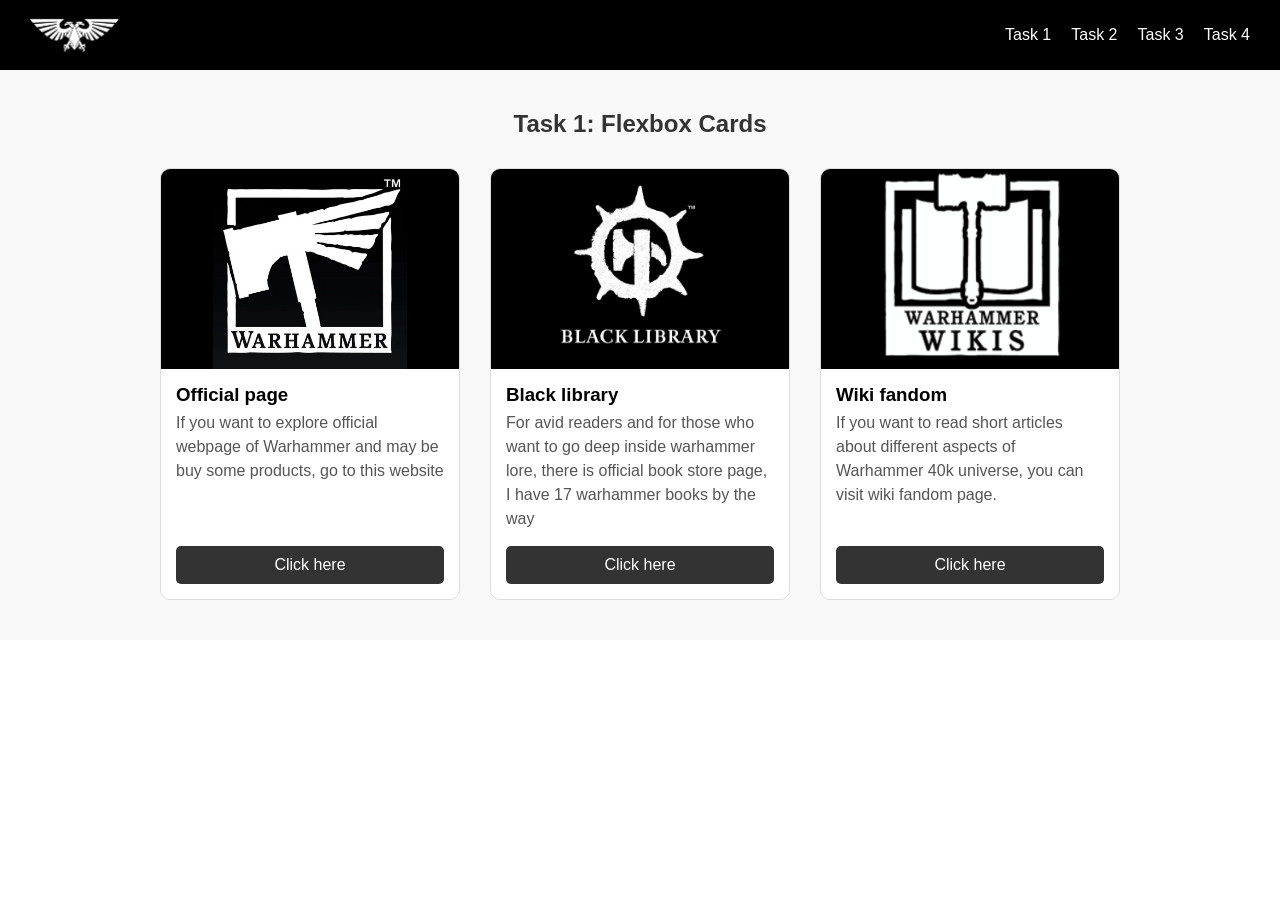
<file: index.html>
<!DOCTYPE html>
<html lang="en">
<head>
    <meta charset="UTF-8">
    <meta name="viewport" content="width=device-width, initial-scale=1.0">
    <title>Assignment 2: Flexbox & Grid</title>
    <link rel="stylesheet" href="style.css">
</head>
<body>

    <header class="navbar">
        <div class="logo">
            <img src="Aquila.jpg" alt="Aquila logo">
        </div>
        <nav>
            <ul class="nav-links">
                <li><a href="index.html">Task 1</a></li>
                <li><a href="task2.html">Task 2</a></li>
                <li><a href="task3.html">Task 3</a></li>
                <li><a href="task4.html">Task 4</a></li>
            </ul>
        </nav>
    </header>

   
    <section class="task1-section">
        <h2 class="section-title">Task 1: Flexbox Cards</h2>
        
        <div class="card-container">
            
            <div class="card">
                <img src="Warhammer.png" alt="Image 1">
                <h3>Official page</h3>
                <p>If you want to explore official webpage of Warhammer and may be buy some products, go to this website</p>
                <button>
                    <a href="https://www.warhammer.com/en-GB/home"> Click here</a>
                </button>
            </div>

            <div class="card">
                <img src="Black_library.png" alt="Image 2">
                <h3>Black library</h3>
                <p>For avid readers and for those who want to go deep inside warhammer lore, there is official book store page, I have 17 warhammer books by the way </p>
                <button>
                     <a href="https://www.warhammer.com/en-CA/black-library-lp"> Click here</a>
                </button>
            </div>

            <div class="card">
                <img src="Wiki.png" alt="Image 3">
                <h3>Wiki fandom</h3>
                <p>If you want to read short articles about different aspects of Warhammer 40k universe, you can visit wiki fandom page.</p>
                <button>
                    <a href="https://warhammer40k.fandom.com/wiki/Warhammer_40k_Wiki"> Click here</a>
                </button>
            </div>

        </div>
    </section>

</body>
</html>
</file>
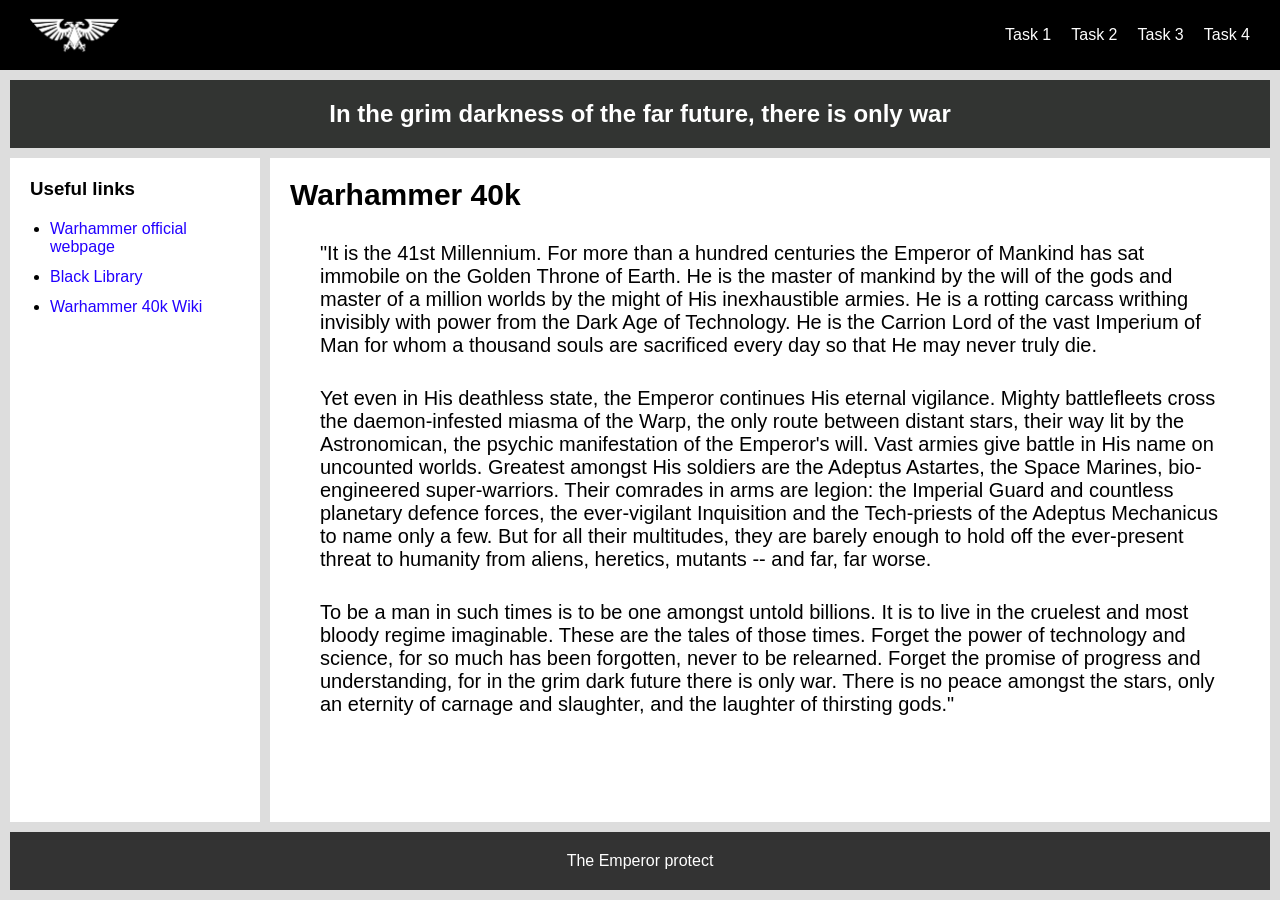
<file: task2.html>
<!DOCTYPE html>
<html lang="en">
<head>
    <meta charset="UTF-8">
    <meta name="viewport" content="width=device-width, initial-scale=1.0">
    <title>Task 2: Grid Layout</title>
    <link rel="stylesheet" href="style.css">
</head>
<body>

    
    <header class="navbar">
        <div class="logo">
            <img src="Aquila.jpg" alt="Aquila Logo" class="logo-img">
        </div>
        <nav>
            <ul class="nav-links">
                <li><a href="index.html">Task 1</a></li>
                <li><a href="task2.html">Task 2</a></li>
                <li><a href="task3.html">Task 3</a></li>
                <li><a href="task4.html">Task 4</a></li>
            </ul>
        </nav>
    </header>

    
    <div class="grid-layout">
        <header class="layout-header">
            <h2>In the grim darkness of the far future, there is only war</h2>
        </header>
        
        <aside class="layout-sidebar">
            <h3>Useful links</h3>
            <ul>
                <li><a href="https://www.warhammer.com/en-GB/home"> Warhammer official webpage</a></li>
                <li><a href="https://www.warhammer.com/en-CA/black-library-lp"> Black Library</a></li>
                <li><a href="https://warhammer40k.fandom.com/wiki/Warhammer_40k_Wiki"> Warhammer 40k Wiki</a></li>
                </a></li>
            </ul>
        </aside>
        
        <main class="layout-main">
            <h2>Warhammer 40k</h2>
            <p>"It is the 41st Millennium. For more than a hundred centuries the Emperor of Mankind has sat immobile on the Golden Throne of Earth. He is the master of mankind by the will of the gods and master of a million worlds by the might of His inexhaustible armies. He is a rotting carcass writhing invisibly with power from the Dark Age of Technology. He is the Carrion Lord of the vast Imperium of Man for whom a thousand souls are sacrificed every day so that He may never truly die.</p>
            <p>Yet even in His deathless state, the Emperor continues His eternal vigilance. Mighty battlefleets cross the daemon-infested miasma of the Warp, the only route between distant stars, their way lit by the Astronomican, the psychic manifestation of the Emperor's will. Vast armies give battle in His name on uncounted worlds. Greatest amongst His soldiers are the Adeptus Astartes, the Space Marines, bio-engineered super-warriors. Their comrades in arms are legion: the Imperial Guard and countless planetary defence forces, the ever-vigilant Inquisition and the Tech-priests of the Adeptus Mechanicus to name only a few. But for all their multitudes, they are barely enough to hold off the ever-present threat to humanity from aliens, heretics, mutants -- and far, far worse.</p>
            <p>To be a man in such times is to be one amongst untold billions. It is to live in the cruelest and most bloody regime imaginable. These are the tales of those times. Forget the power of technology and science, for so much has been forgotten, never to be relearned. Forget the promise of progress and understanding, for in the grim dark future there is only war. There is no peace amongst the stars, only an eternity of carnage and slaughter, and the laughter of thirsting gods."</p>
        </main>
        
        <footer class="layout-footer">
            <p>The Emperor protect</p>
        </footer>
    </div>

</body>
</html>
</file>
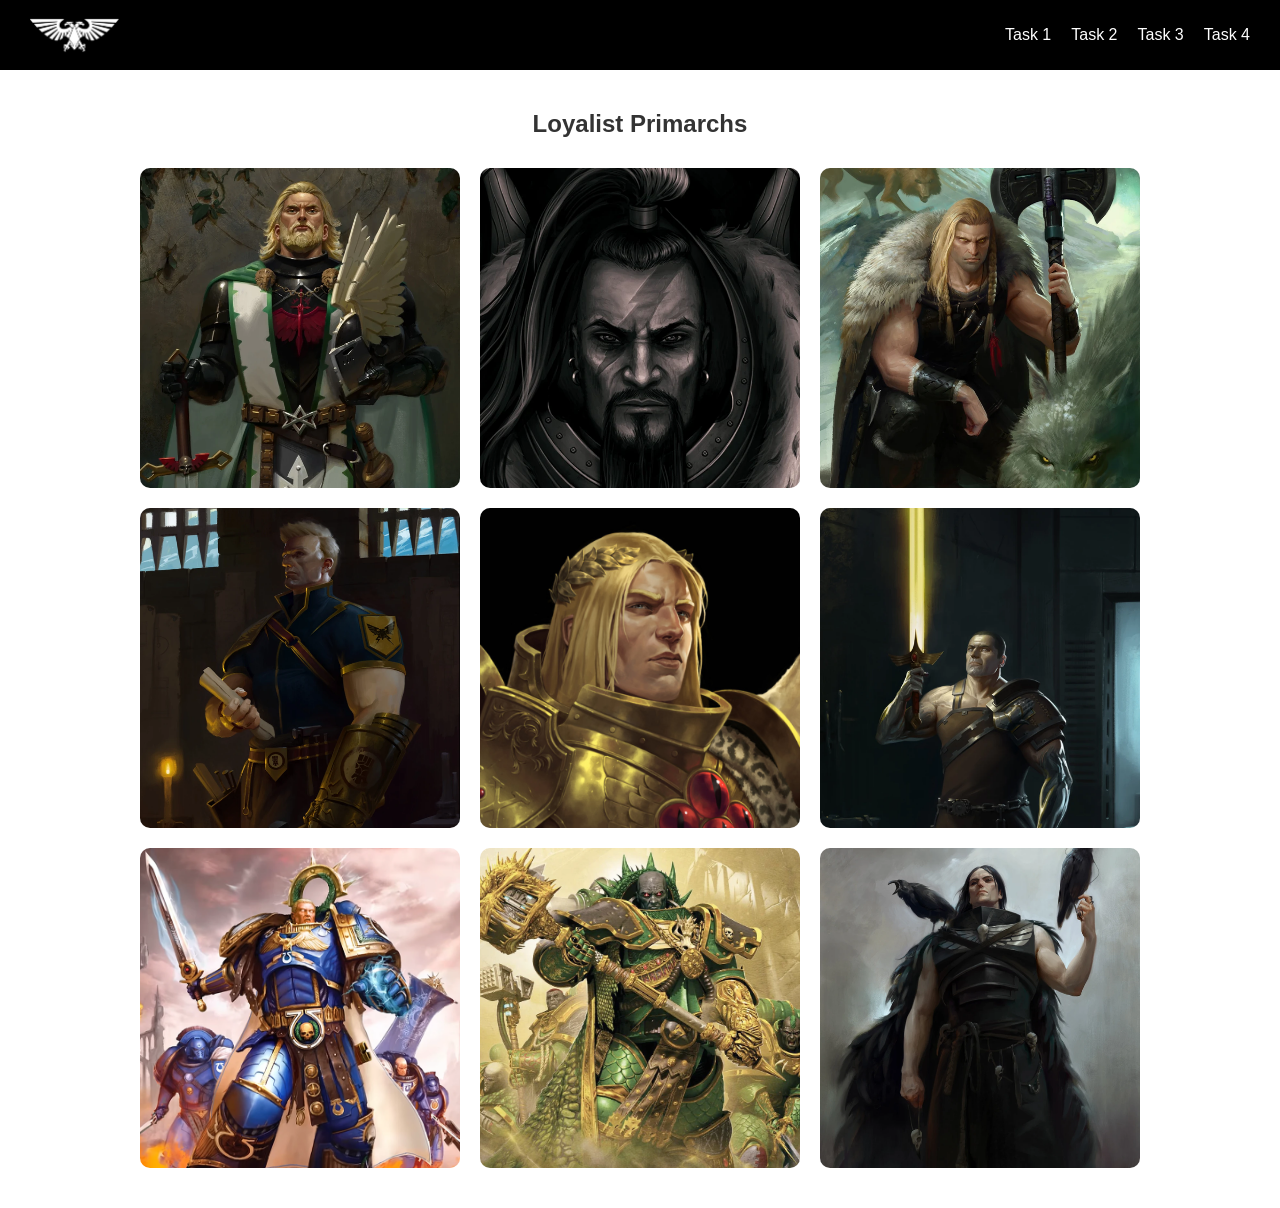
<file: task3.html>
<!DOCTYPE html>
<html lang="en">
<head>
    <meta charset="UTF-8">
    <meta name="viewport" content="width=device-width, initial-scale=1.0">
    <title>Task 3: Image Gallery</title>
    <link rel="stylesheet" href="style.css">
</head>
<body>


    <header class="navbar">
        <div class="logo">
            <a href="index.html">
                <img src="Aquila.jpg" alt="Aquila Logo" class="logo-img">
            </a>
        </div>
        <nav>
            <ul class="nav-links">
                <li><a href="index.html">Task 1</a></li>
                <li><a href="task2.html">Task 2</a></li>
                <li><a href="task3.html">Task 3</a></li>
                <li><a href="task4.html">Task 4</a></li>
            </ul>
        </nav>
    </header>

    <section class="gallery-section">
        <h2>Loyalist Primarchs</h2>
        
        <div class="gallery-container">
            
            <div class="gallery-item">
                <img src="Lion.png" alt="Gallery Image 1">
                <div class="caption">Lion El'Johnson</div>
            </div>

            <div class="gallery-item">
                <img src="Khan.png" alt="Gallery Image 2">
                <div class="caption">Jaghatai Khan</div>
            </div>

            <div class="gallery-item">
                <img src="Russ.png" alt="Gallery Image 3">
                <div class="caption">Leman Russ</div>
            </div>

            <div class="gallery-item">
                <img src="Dorn.png" alt="Gallery Image 3">
                <div class="caption">Rogal Dorn</div>
            </div>

            <div class="gallery-item">
                <img src="Sanya.png" alt="Gallery Image 3">
                <div class="caption">Sanguinius</div>
            </div>

            <div class="gallery-item">
                <img src="Ferrus.png" alt="Gallery Image 3">
                <div class="caption">Ferrus Manus</div>
            </div>

            <div class="gallery-item">
                <img src="Roboute.png" alt="Gallery Image 3">
                <div class="caption">Roboute Guilliman</div>
            </div>

            <div class="gallery-item">
                <img src="Vulkan.png" alt="Gallery Image 3">
                <div class="caption">Vulkan</div>
            </div>

            <div class="gallery-item">
                <img src="Corvus.png" alt="Gallery Image 3">
                <div class="caption">Corvus Corax</div>
            </div>

           

        </div>
    </section>

</body>
</html>
</file>
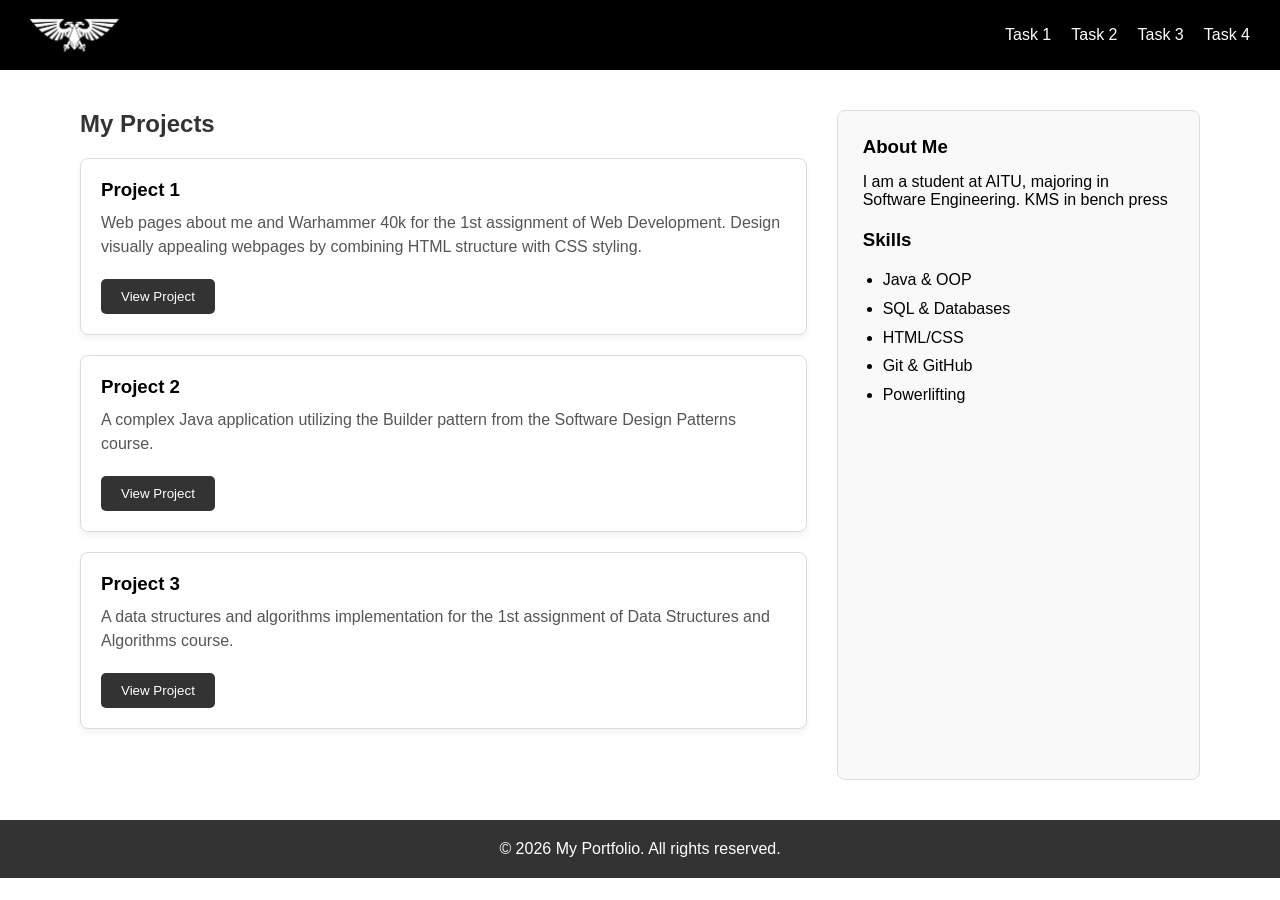
<file: task4.html>
<!DOCTYPE html>
<html lang="en">
<head>
    <meta charset="UTF-8">
    <meta name="viewport" content="width=device-width, initial-scale=1.0">
    <title>Task 4: Portfolio Page</title>
    <link rel="stylesheet" href="style.css">
</head>
<body>

    <header class="navbar">
        <div class="logo">
            <a href="index.html">
                <img src="Aquila.jpg" alt="Aquila Logo" class="logo-img">
            </a>
        </div>
        <nav>
            <ul class="nav-links">
                <li><a href="index.html">Task 1</a></li>
                <li><a href="task2.html">Task 2</a></li>
                <li><a href="task3.html">Task 3</a></li>
                <li><a href="task4.html">Task 4</a></li>
            </ul>
        </nav>
    </header>

    <main class="portfolio-grid">
        
        <section class="projects-area">
            <h2>My Projects</h2>
            <div class="projects-list">
                
                 <div class="project-card">
                    <h3>Project 1</h3>
                    <p>Web pages about me and Warhammer 40k for the 1st assignment of Web Development. Design visually appealing webpages by combining HTML structure with CSS styling.</p>
                    <button><a href="https://github.com/SolomonDemeter07/WEB_Assignment1">View Project</a></button>
                </div>

                <div class="project-card">
                    <h3>Project 2</h3>
                    <p>A complex Java application utilizing the Builder pattern from the Software Design Patterns course.</p>
                    <button><a href="https://github.com/SolomonDemeter07/SDP-Assignment1-Builder">View Project</a></button>
                </div>

                <div class="project-card">
                    <h3>Project 3</h3>
                    <p>A data structures and algorithms implementation for the 1st assignment of Data Structures and Algorithms course.</p>
                    <button><a href="https://github.com/SolomonDemeter07/DAA_Assignment1">View Project</a></button>
                </div>

            </div>
        </section>

        <aside class="portfolio-info">
            <h3>About Me</h3>
            <p>I am a student at AITU, majoring in Software Engineering. KMS in bench press</p>
            <h3>Skills</h3>
            <ul>
                <li>Java & OOP</li>
                <li>SQL & Databases</li>
                <li>HTML/CSS</li>
                <li>Git & GitHub</li>
                <li>Powerlifting</li>
            </ul>
        </aside>

    </main>

    <footer class="portfolio-footer">
        <p>© 2026 My Portfolio. All rights reserved.</p>
    </footer>

</body>
</html>
</file>
<file: style.css>
* {
    margin: 0;
    padding: 0;
    box-sizing: border-box;
}

body {
    font-family: Arial, sans-serif;
}

.navbar {
    display: flex;
    justify-content: space-between;
    align-items: center; 
    
    background-color: #000000;
    padding: 15px 30px; 
}

.logo img {
    height: 40px;
    width: auto;
    display: block
}

.nav-links {
    display: flex;
    list-style: none;
    gap: 20px; 
}

.nav-links a {
    color: white;
    text-decoration: none;
    font-size: 16px;
    transition: color 0.3s;
}

.nav-links a:hover {
    color: #4CAF50;
}








/*Task 1*/
.task1-section {
    padding: 40px;
    background-color: #f9f9f9; 
}

.section-title {
    text-align: center;
    margin-bottom: 30px;
    color: #333;
}


.card-container {
    display: flex; 
    gap: 30px; 
    justify-content: center;
}


.card {
    display: flex;
    flex-direction: column;
    width: 300px; 
    
    background-color: #fff;
    border: 1px solid #ddd;
    border-radius: 10px; 
    overflow: hidden; 
    transition: transform 0.3s ease, box-shadow 0.3s ease;
}

.card:hover {
    transform: translateY(-10px); 
    box-shadow: 0 15px 30px rgba(0, 0, 0, 0.1);
}

.card img {
    width: 100%;
    height: 200px;
    object-fit: contain;
    background-color: #000;
}

.card h3 {
    margin: 15px 15px 5px 15px;
}

.card p {
    margin: 0 15px 15px 15px;
    color: #555;
    line-height: 1.5;
}

.card button {
    margin: 15px;
    margin-top: auto; 
    padding: 10px 20px;
    background-color: #333;
    color: white;
    border: none;
    border-radius: 5px;
    cursor: pointer;
    font-size: 16px;
    transition: background-color 0.3s;
}

.card button a {
    color: white; 
    text-decoration: none; 
}

.card button:hover {
    background-color: #4CAF50;
}








/*Task 2 */

.grid-layout {
    display: grid;
    grid-template-columns: 250px 1fr;
    grid-template-rows: auto 1fr auto;
    
    grid-template-areas:
        "header header"
        "sidebar main"
        "footer footer";
        
    min-height: calc(100vh - 70px); 
    gap: 10px; 
    padding: 10px;
    background-color: #ddd;
}


.layout-header {
    grid-area: header; 
    background-color: #323432;
    color: white;
    padding: 20px;
    text-align: center;
}

.layout-sidebar {
    grid-area: sidebar;
    background-color: #fff;
    padding: 20px;
}

.layout-sidebar h3 {
    margin-bottom: 20px;
}

.layout-sidebar ul {
    padding-left: 20px;

}

.layout-sidebar li {
    margin-bottom: 12px;
}

.layout-sidebar a {
    color: rgb(34, 0, 255); 
    text-decoration: none; 


}

.layout-main {
    grid-area: main;
    background-color: #fff;
    padding: 20px;
    font-size: 20px;
}

.layout-main p{
    margin: 30px;
}

.layout-footer {
    grid-area: footer;
    background-color: #333;
    color: white;
    padding: 20px;
    text-align: center;
}














/*Task 3*/

.gallery-section {
    padding: 40px;
    text-align: center;
}

.gallery-section h2 {
    margin-bottom: 30px;
    color: #333;
}

.gallery-container {
    display: grid;
    grid-template-columns: repeat(3, 1fr);
    gap: 20px;
    max-width: 1000px; 
    margin: 0 auto; 
}

.gallery-item {
    position: relative; 
    overflow: hidden; 
    border-radius: 10px; 
    aspect-ratio: 1 / 1;
}


.gallery-item img {
    width: 100%;
    height: 100%;
    object-fit: cover;
    transition: transform 0.4s ease;
}


.caption {
    position: absolute;
    top: 0;
    left: 0;
    width: 100%;
    height: 100%;
    background-color: rgba(0, 0, 0, 0.7);
    color: white;
    display: flex;
    justify-content: center;
    align-items: center;
    font-size: 20px;
    font-weight: bold;
    opacity: 0; 
    transition: opacity 0.4s ease; 
}


.gallery-item:hover img {
    transform: scale(1.1); 
}

.gallery-item:hover .caption {
    opacity: 1; 
}










/* Task 4*/


.portfolio-grid {
    display: grid;
    grid-template-columns: 2fr 1fr;
    gap: 30px;
    padding: 40px;
    max-width: 1200px;
    margin: 0 auto;
    min-height: calc(100vh - 150px);
}


.projects-area h2 {
    margin-bottom: 20px;
    color: #333;
}

.projects-list {
    display: flex;
    flex-direction: column;
    gap: 20px; 
}


.project-card {
    display: flex;
    flex-direction: column;
    background-color: #fff;
    border: 1px solid #ddd;
    border-radius: 8px;
    padding: 20px;
    box-shadow: 0 4px 6px rgba(0,0,0,0.05);
}

.project-card h3 {
    margin-bottom: 10px;
}

.project-card p {
    color: #555;
    margin-bottom: 20px;
    line-height: 1.5;
}

.project-card button {
    margin-top: auto; 
    align-self: flex-start;
    padding: 10px 20px;
    background-color: #333;
    border: none;
    border-radius: 5px;
    transition: background-color 0.3s;
}

.project-card button:hover {
    background-color: #4CAF50;
}

.project-card button a {
    color: white;
    text-decoration: none;
}


.portfolio-info {
    background-color: #f9f9f9;
    padding: 25px;
    border-radius: 8px;
    border: 1px solid #ddd;
}

.portfolio-info h3 {
    margin-top: 20px;
    margin-bottom: 15px;
}

.portfolio-info h3:first-child {
    margin-top: 0;
}

.portfolio-info ul {
    padding-left: 20px;
    line-height: 1.8;
}


.portfolio-footer {
    background-color: #333;
    color: white;
    text-align: center;
    padding: 20px;
    margin-top: auto;
}
</file>
